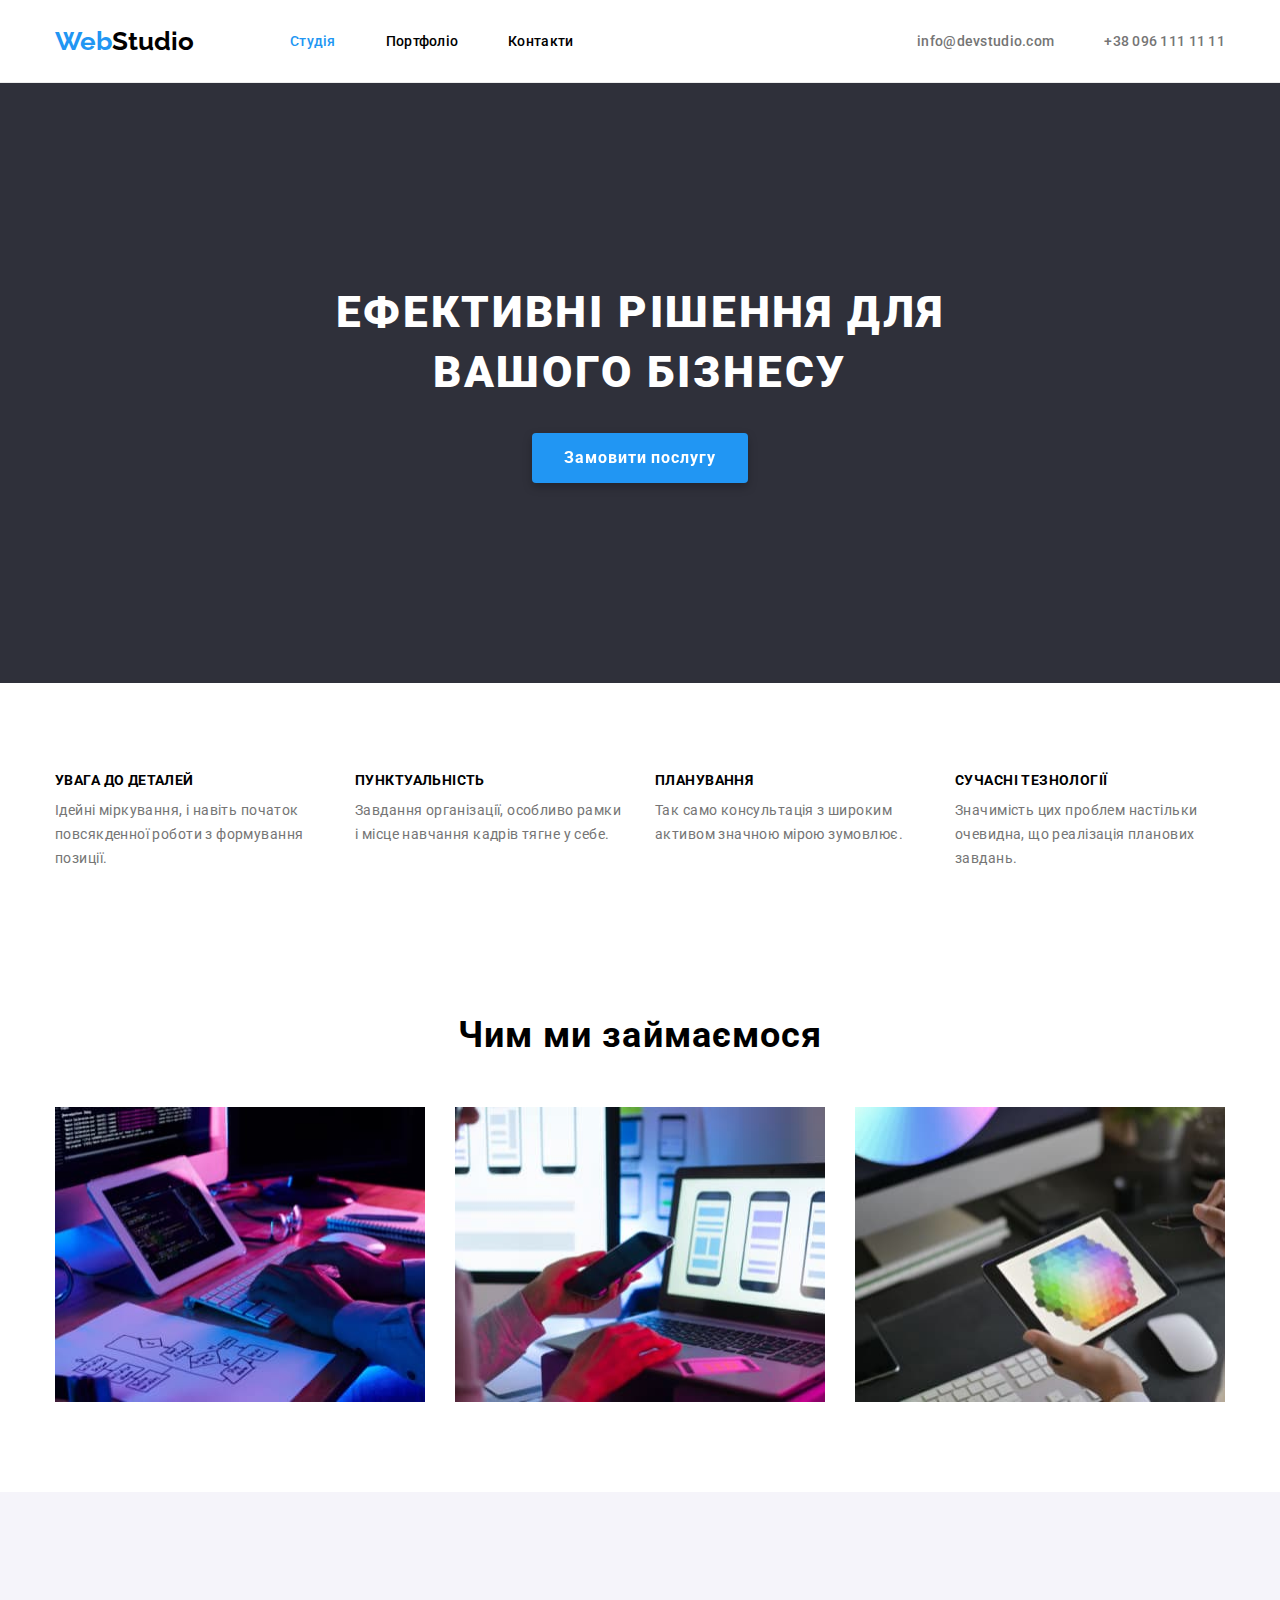
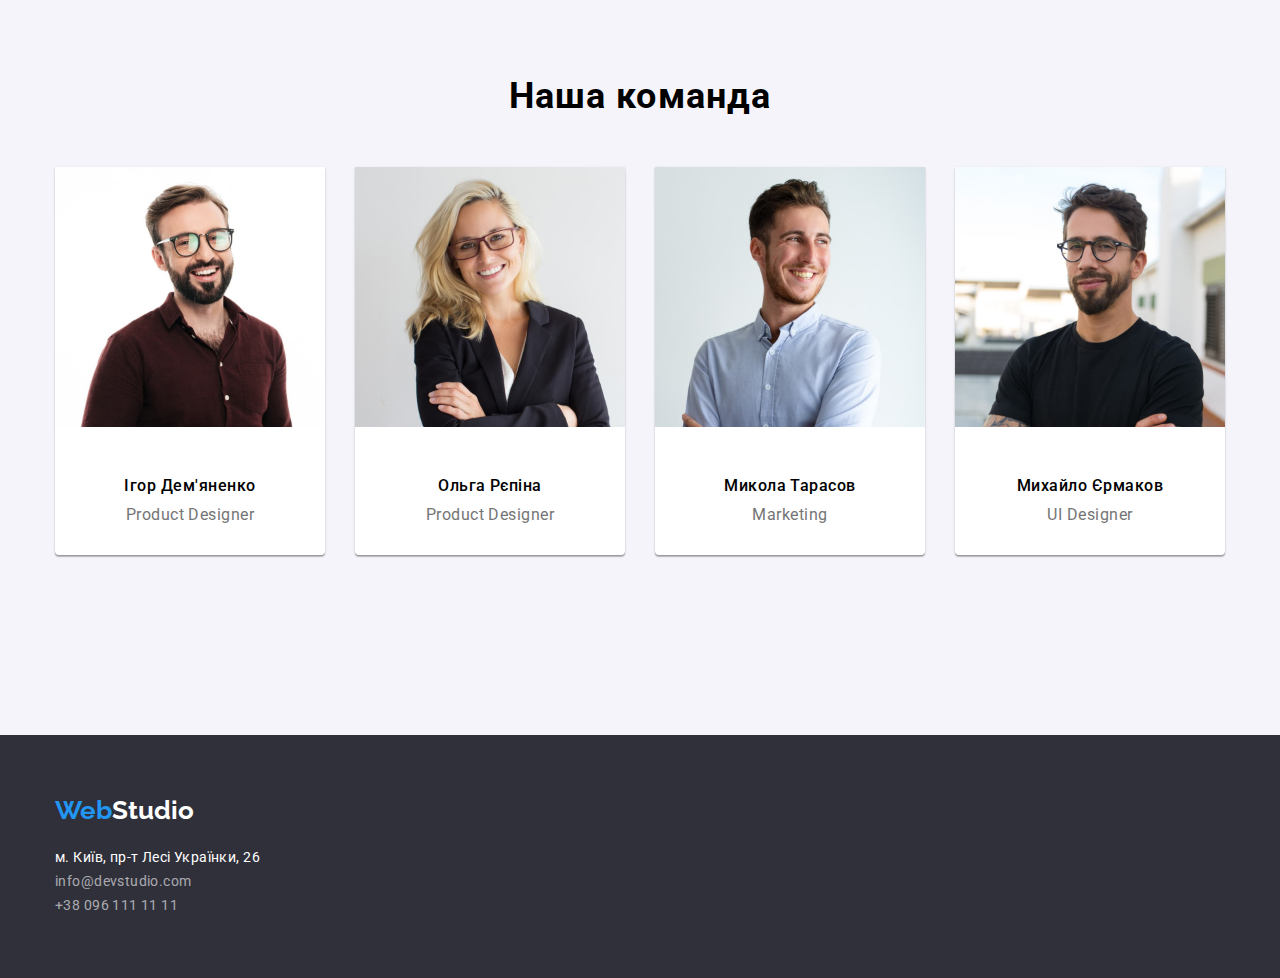
<file: index.html>
<!DOCTYPE html>
<html lang="uk">
  <head>
    <meta charset="UTF-8" />
    <meta http-equiv="X-UA-Compatible" content="IE=edge" />
    <meta name="viewport" content="width=device-width, initial-scale=1.0" />
    <title>WebStudio</title>
    <link rel="preconnect" href="https://fonts.googleapis.com" />
    <link rel="preconnect" href="https://fonts.gstatic.com" crossorigin />
    <link
      href="https://fonts.googleapis.com/css2?family=Raleway:wght@700&family=Roboto:wght@400;500;700;900&display=swap"
      rel="stylesheet"
    />
    <link
      rel="stylesheet"
      href="https://cdn.jsdelivr.net/npm/modern-normalize@1.1.0/modern-normalize.min.css"
    />
    <link rel="stylesheet" href="./css/style.css" />
  </head>
  <body class="body">
    <!-- ====================================== header ============================== -->
    <header class="header">
      <div class="container header-container">
        <nav class="page-nav">
          <a href="./index.html" class="logo" lang="en"
            ><span class="web">Web</span>Studio</a
          >
          <ul class="page-nav-list list">
            <li class="page-nav-item">
              <a href="./index.html" class="link studio-link">Студія</a>
            </li>
            <li class="page-nav-item">
              <a href="./portfolio.html" class="link">Портфоліо</a>
            </li>
            <li class="page-nav-item"><a href="#" class="link">Контакти</a></li>
          </ul>
        </nav>
        <a href="mailto:info@devstudio.com" class="contact-mail"
          >info@devstudio.com</a
        >
        <a href="tel:+380961111111" class="contact-tel">+38 096 111 11 11</a>
      </div>
    </header>
    <!-- ============= main ==============-->
    <main>
      <!--======================= hero =====================================-->
      <section class="hero">
        <div class="hero-container container">
          <h1 class="hero-title">ефективні рішення для вашого бізнесу</h1>
          <button type="button" class="hero-btn">Замовити послугу</button>
        </div>
      </section>
      <!-- ============================== features ================================-->
      <section class="features section">
        <div class="features-container container">
          <h2 class="visually-hidden">наші особлівості</h2>
          <ul class="features-list list">
            <li class="features-item">
              <h3 class="features-item-title">увага до деталей</h3>
              <p class="features-item-text">
                Ідейні міркування, і навіть початок повсякденної роботи з
                формування позиції.
              </p>
            </li>
            <li class="features-item">
              <h3 class="features-item-title">пунктуальність</h3>
              <p class="features-item-text">
                Завдання організації, особливо рамки і місце навчання кадрів
                тягне у себе.
              </p>
            </li>
            <li class="features-item">
              <h3 class="features-item-title">планування</h3>
              <p class="features-item-text">
                Так само консультація з широким активом значною мірою зумовлює.
              </p>
            </li>
            <li class="features-item">
              <h3 class="features-item-title">сучасні тезнології</h3>
              <p class="features-item-text">
                Значимість цих проблем настільки очевидна, що реалізація
                планових завдань.
              </p>
            </li>
          </ul>
        </div>
      </section>
      <!-- ======================================= what-we-do =================================-->
      <section class="what-we-do section">
        <div class="what-container container">
          <h2 class="what-title">Чим ми займаємося</h2>
          <ul class="what-list list">
            <li class="what-item">
              <img
                src="./images/box1.jpg"
                alt="type on keyboard"
                width="370"
                height="295"
              />
            </li>
            <li class="what-item">
              <img
                src="./images/img.jpg"
                alt="with phone"
                width="370"
                height="295"
              />
            </li>
            <li class="what-item">
              <img
                src="./images/img-2.jpg"
                alt="with tablet"
                width="370"
                height="295"
              />
            </li>
          </ul>
        </div>
      </section>
      <!-- ==================================== our team ====================================-->
      <section class="team section">
        <div class="team-container container">
          <h2 class="team-title">Наша команда</h2>
          <ul class="team-list">
            <li class="team-item">
              <div class="team-card">
                <img
                  src="./images/photo1.jpg"
                  alt="Igor"
                  width="270"
                  height="260"
                  class="team-photo"
                />
                <div class="team-text">
                  <h3 class="team-item-title">Ігор Дем'яненко</h3>
                  <p class="team-title-description" lang="en">
                    Product Designer
                  </p>
                </div>
              </div>
            </li>
            <li class="team-item">
              <div class="team-card">
                <img
                  src="./images/photo2.jpg"
                  alt="Igor"
                  width="270"
                  height="260"
                  class="team-photo"
                />
                <div class="team-text">
                  <h3 class="team-item-title">Ольга Рєпіна</h3>
                  <p class="team-title-description" lang="en">
                    Product Designer
                  </p>
                </div>
              </div>
            </li>
            <li class="team-item">
              <div class="team-card">
                <img
                  src="./images/photo3.jpg"
                  alt="Nicolai"
                  width="270"
                  height="260"
                  class="team-photo"
                />
                <div class="team-text">
                  <h3 class="team-item-title">Микола Тарасов</h3>
                  <p class="team-title-description" lang="en">Marketing</p>
                </div>
              </div>
            </li>
            <li class="team-item">
              <div class="team-card">
                <img
                  src="./images/photo4.jpg"
                  alt="Michail"
                  width="270"
                  height="260"
                  class="team-photo"
                />
                <div class="team-text">
                  <h3 class="team-item-title">Михайло Єрмаков</h3>
                  <p class="team-title-description" lang="en">UI Designer</p>
                </div>
              </div>
            </li>
          </ul>
        </div>
      </section>
    </main>
    <!--====================================== footer ==================================-->
    <footer class="footer">
      <div class="container footer-container">
        <a href="./index.html" class="footer-logo" lang="en"
          ><span class="web">Web</span>Studio</a
        >
        <address class="address">
          <ul class="footer-list list">
            <li>
              <a
                href="https://goo.gl/maps/6yi2aYbKxjKcqL4P9"
                target="_blank"
                rel="noopener noreferrer"
                class="footer-address"
              >
                м. Київ, пр-т Лесі Українки, 26</a
              >
            </li>
            <li>
              <a href="mailto:info@devstudio.com" class="footer-link"
                >info@devstudio.com</a
              >
            </li>
            <li>
              <a href="tel:+380961111111" class="footer-link"
                >+38 096 111 11 11</a
              >
            </li>
          </ul>
        </address>
      </div>
    </footer>
  </body>
</html>
</file>
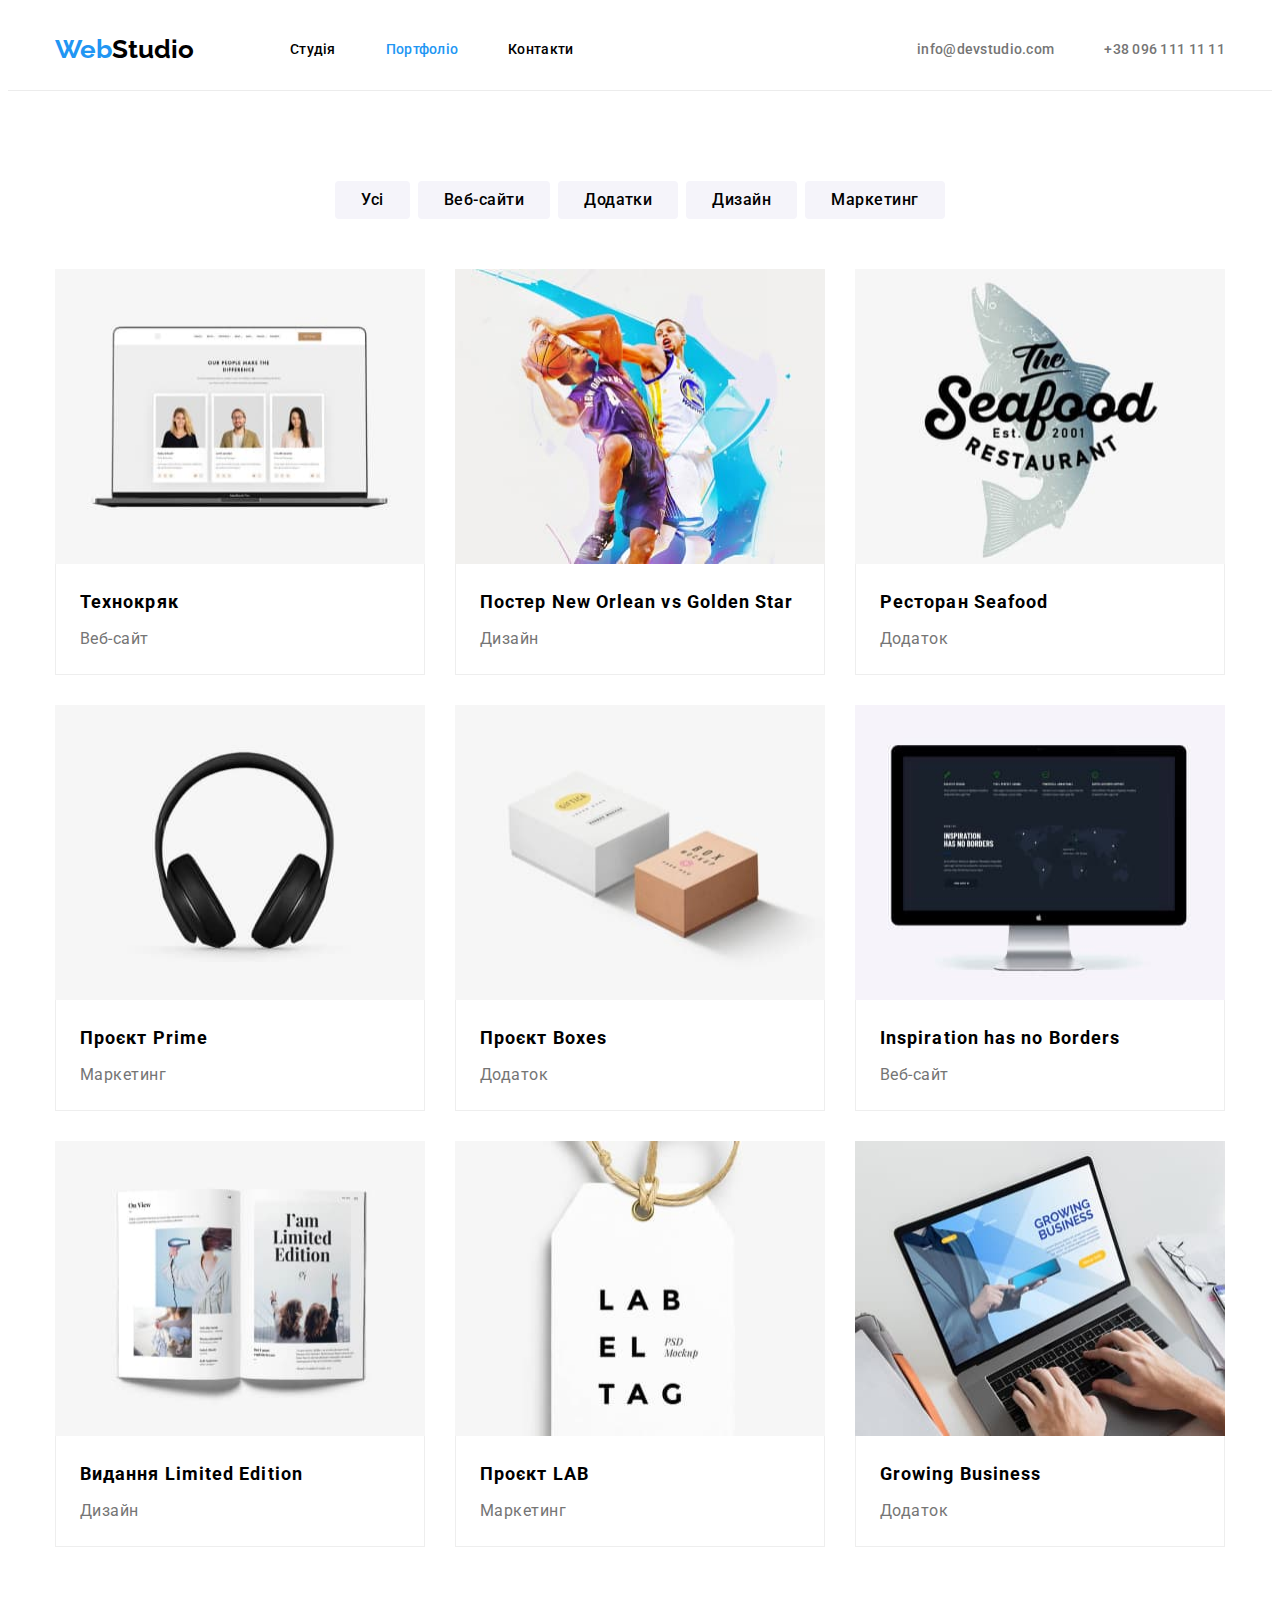
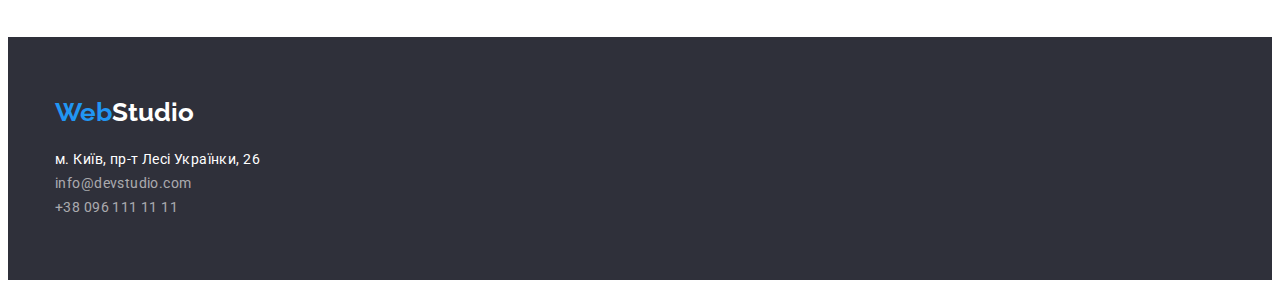
<file: portfolio.html>
<!DOCTYPE html>
<html lang="en">
  <head>
    <meta charset="UTF-8" />
    <meta http-equiv="X-UA-Compatible" content="IE=edge" />
    <meta name="viewport" content="width=device-width, initial-scale=1.0" />
    <title>Портфоліо</title>
    <link rel="preconnect" href="https://fonts.googleapis.com" />
    <link rel="preconnect" href="https://fonts.gstatic.com" crossorigin />
    <link
      href="https://fonts.googleapis.com/css2?family=Raleway:wght@700&family=Roboto:wght@400;500;700;900&display=swap"
      rel="stylesheet"
    />
    <link rel="stylesheet" href="./css/style.css" />
  </head>
  <body>
    <!-- ========== header ============ -->
    <header class="header">
      <div class="container header-container">
        <nav class="page-nav">
          <a href="./index.html" class="logo" lang="en"
            ><span class="web">Web</span>Studio</a
          >
          <ul class="page-nav-list list">
            <li class="page-nav-item">
              <a href="./index.html" class="link">Студія</a>
            </li>
            <li class="page-nav-item">
              <a href="./portfolio.html" class="link portfolio-link"
                >Портфоліо</a
              >
            </li>
            <li class="page-nav-item"><a href="#" class="link">Контакти</a></li>
          </ul>
        </nav>
        <a href="mailto:info@devstudio.com" class="contact-mail"
          >info@devstudio.com</a
        >
        <a href="tel:+380961111111" class="contact-tel">+38 096 111 11 11</a>
      </div>
    </header>
    <!-- main -->
    <main class="menu">
      <section class="section">
        <div class="manu-container container">
          <ul class="menu-list list">
            <li class="menu-item">
              <button type="button" class="menu-btn">Усі</button>
            </li>
            <li class="menu-item">
              <button type="button" class="menu-btn">Веб-сайти</button>
            </li>
            <li class="menu-item">
              <button type="button" class="menu-btn">Додатки</button>
            </li>
            <li class="menu-item">
              <button type="button" class="menu-btn">Дизайн</button>
            </li>
            <li class="menu-item">
              <button type="button" class="menu-btn">Маркетинг</button>
            </li>
          </ul>
          <div class="portfolio">
            <ul class="portfolio-list">
              <li class="portfolio-item">
                <img
                  src="./images/laptop.jpg"
                  alt="photo-on-laptop"
                  width="370"
                  height="295"
                />
                <div class="portfolio-text">
                  <h2 class="portfolio-item-title">Технокряк</h2>
                  <p class="portfolio-item-description">Веб-сайт</p>
                </div>
              </li>
              <li class="portfolio-item">
                <img
                  src="./images/basketball-poster.jpg"
                  alt="basketball-poster"
                  width="370"
                  height="295"
                />
                <div class="portfolio-text">
                  <h2 class="portfolio-item-title">
                    Постер New Orlean vs Golden Star
                  </h2>
                  <p class="portfolio-item-description">Дизайн</p>
                </div>
              </li>
              <li class="portfolio-item">
                <img
                  src="./images/seafood-rest.jpg"
                  alt="restaurant-logo"
                  width="370"
                  height="295"
                />
                <div class="portfolio-text">
                  <h2 class="portfolio-item-title">Ресторан Seafood</h2>
                  <p class="portfolio-item-description">Додаток</p>
                </div>
              </li>
              <li class="portfolio-item">
                <img
                  src="./images/headphones.jpg"
                  alt="headphones"
                  width="370"
                  height="295"
                />
                <div class="portfolio-text">
                  <h2 class="portfolio-item-title">Проєкт Prime</h2>
                  <p class="portfolio-item-description">Маркетинг</p>
                </div>
              </li>
              <li class="portfolio-item">
                <img
                  src="./images/boxes.jpg"
                  alt="boxes"
                  width="370"
                  height="295"
                />
                <div class="portfolio-text">
                  <h2 class="portfolio-item-title">Проєкт Boxes</h2>
                  <p class="portfolio-item-description">Додаток</p>
                </div>
              </li>
              <li class="portfolio-item">
                <img
                  src="./images/monitor.jpg"
                  alt="monitor"
                  width="370"
                  height="295"
                />
                <div class="portfolio-text">
                  <h2 class="portfolio-item-title">
                    Inspiration has no Borders
                  </h2>
                  <p class="portfolio-item-description">Веб-сайт</p>
                </div>
              </li>
              <li class="portfolio-item">
                <img
                  src="./images/magazine.jpg"
                  alt="magazine"
                  width="370"
                  height="295"
                />
                <div class="portfolio-text">
                  <h2 class="portfolio-item-title">Видання Limited Edition</h2>
                  <p class="portfolio-item-description">Дизайн</p>
                </div>
              </li>
              <li class="portfolio-item">
                <img
                  src="./images/tag.jpg"
                  alt="tag"
                  width="370"
                  height="295"
                />
                <div class="portfolio-text">
                  <h2 class="portfolio-item-title">Проєкт LAB</h2>
                  <p class="portfolio-item-description">Маркетинг</p>
                </div>
              </li>
              <li class="portfolio-item">
                <img
                  src="./images/typing.jpg"
                  alt="typing"
                  width="370"
                  height="295"
                />
                <div class="portfolio-text">
                  <h2 class="portfolio-item-title">Growing Business</h2>
                  <p class="portfolio-item-description">Додаток</p>
                </div>
              </li>
            </ul>
          </div>
        </div>
      </section>
    </main>
    <!--================footer======================-->
    <footer class="footer">
      <div class="container footer-container">
        <a href="./index.html" class="footer-logo" lang="en"
          ><span class="web">Web</span>Studio</a
        >
        <address class="address">
          <ul class="footer-list list">
            <li>
              <a
                href="https://goo.gl/maps/6yi2aYbKxjKcqL4P9"
                target="_blank"
                rel="noopener noreferrer"
                class="footer-address"
              >
                м. Київ, пр-т Лесі Українки, 26</a
              >
            </li>
            <li>
              <a href="mailto:info@devstudio.com" class="footer-link"
                >info@devstudio.com</a
              >
            </li>
            <li>
              <a href="tel:+380961111111" class="footer-link"
                >+38 096 111 11 11</a
              >
            </li>
          </ul>
        </address>
      </div>
    </footer>
  </body>
</html>
</file>
<file: css/style.css>
*,
*::before,
*::after {
  box-sizing: border-box;
}

:root {
  --primary-text-color: #212121;
  --logo-color: #000000;
  --accent-color: #2196f3;
  --additional-text-color: #757575;
  --address-text-color: rgba(255, 255, 255, 0.6);
  --accent-text-color: #ffffff;
  --background-btn-color: #f5f4fa;
  --primary-font: "Roboto", sans-serif;
  --secondary-font: "Raleway", sans-serif;
  --extra-border-color: #ececec;
  --main-background-color: #2f303a;
  --btn-bg-color: #188ce8;
}

.visually-hidden {
  position: absolute;
  width: 1px;
  height: 1px;
  margin: -1px;
  border: 0;
  padding: 0;
  white-space: nowrap;
  clip-path: inset(100%);
  clip: rect(0 0 0 0);
  overflow: hidden;
}

h1,
h2,
h3,
h4,
h5,
h6,
p {
  margin-top: 0;
  margin-bottom: 0;
}

ul,
ol {
  margin-top: 0;
  margin-bottom: 0;
  padding-left: 0;
}

img {
  display: block;
}

button {
  border: 0;
  cursor: pointer;
  border-radius: 4px;
}

.body {
  box-sizing: border-box;
  font-family: var(--primary-font);
  color: var(--primaru-text-color);
  text-decoration: none;
}

.container {
  width: 1200px;
  margin-left: auto;
  margin-right: auto;
  padding-left: 15px;
  padding-right: 15px;
}

.section {
  padding-top: 90px;
  padding-bottom: 90px;
}

/* =========================== HEADER ========================== */

.header {
  border-bottom: 1px solid var(--extra-border-color);
}
.header-container {
  display: flex;
  align-items: center;
}
.page-nav {
  display: flex;
  align-items: center;
  column-gap: 90px;
}
.page-nav-list {
  display: flex;
  column-gap: 50px;
  padding-top: 32px;
  padding-bottom: 32px;
}
.contact-list {
  display: flex;
}
.contact-mail {
  margin-left: auto;
  margin-right: 50px;
}
.logo {
  width: 145px;
  height: 31px;
  left: 215px;
  top: 24px;
  padding-bottom: 25px;

  font-family: var(--secondary-font);
  font-style: normal;
  font-weight: 700;
  font-size: 26px;
  line-height: 31px;
  color: var(--logo-color);
  text-decoration: none;
}
.web {
  color: var(--accent-color);
  width: 145px;
  height: 31px;
  left: 215px;
  top: 24px;

  font-family: var(--secondary-font);
  font-style: normal;
  font-weight: 700;
  font-size: 26px;
  line-height: 31px;
}

.list {
  list-style: none;
}

.link {
  text-decoration: none;
  font-family: var(--primary-font);
  font-style: normal;
  font-weight: 500;
  font-size: 14px;
  line-height: 1.15;
  letter-spacing: 0.02em;
  color: var(--primaru-text-color);
}
.link:hover,
.link:focus {
  font-family: var(--primary-font);
  font-style: normal;
  font-weight: 500;
  font-size: 14px;
  line-height: 1.15;
  letter-spacing: 0.02em;
  color: var(--accent-color);
}

.portfolio-link,
.studio-link {
  color: var(--accent-color);
}

.contact-mail {
  font-family: var(--primary-font);
  font-style: normal;
  font-weight: 500;
  font-size: 14px;
  line-height: 1.15;
  letter-spacing: 0.02em;
  color: var(--additional-text-color);
  text-decoration: none;
}
.contact-tel {
  font-family: var(--primary-font);
  font-style: normal;
  font-weight: 500;
  font-size: 14px;
  line-height: 1.15;
  letter-spacing: 0.02em;
  color: var(--additional-text-color);
  text-decoration: none;
}

.contact-mail:hover,
.contact-mail:focus {
  color: var(--accent-color);
}
.contact-tel:hover,
.contact-tel:focus {
  color: var(--accent-color);
}
/* ===============/ HEADER /==================== */
/* =========================== HERO ======================= */
.hero-container {
  display: block;
  align-items: center;
  padding-bottom: 200px;
}

.hero {
  background-color: var(--main-background-color);
}

.hero-title {
  font-family: var(--primary-font);
  font-style: normal;
  font-weight: 900;
  font-size: 44px;
  line-height: 1.36;
  letter-spacing: 0.06em;
  text-transform: uppercase;
  color: var(--accent-text-color);

  display: flex;
  text-align: center;
  padding-top: 200px;
  margin-bottom: 30px;
  width: 696px;
  margin-left: auto;
  margin-right: auto;
}
.hero-btn {
  font-family: var(--primary-font);
  font-weight: 700;
  font-style: normal;
  font-size: 16px;
  line-height: 1.88;
  letter-spacing: 0.06em;

  color: var(--accent-text-color);
  background-color: var(--accent-color);
  filter: drop-shadow(0px 4px 4px rgba(0, 0, 0, 0.25));

  align-items: center;
  text-align: center;
  display: block;
  margin: 0 auto;
  padding: 10px 32px;
}

.hero-btn:hover,
.hero-btn:focus {
  color: var(--accent-text-color);
  background-color: var(--btn-bg-color);
}

/* ================================ features ========================= */
.features {
  margin-bottom: 0;
  padding-bottom: 47px;
}
.features-container {
  display: block;
}

.features-title {
  margin: 0 auto;
  margin-bottom: 30px;
  font-family: var(--primary-font);
  font-style: normal;
  font-weight: 900;
  font-size: 44px;
  line-height: 1.36;
  text-align: center;
  letter-spacing: 0.06em;
  text-transform: uppercase;
  color: var(--accent-text-color);
}

.features-list {
  display: flex;
  flex-wrap: wrap;
  column-gap: 30px;
  margin-bottom: 50px;
}

.features-item {
  flex-basis: calc((100% - 3 * 30px) / 4);
}
.features-item-title {
  font-family: var(--primary-font);
  font-style: normal;
  font-weight: 700;
  font-size: 14px;
  line-height: 1.14;
  letter-spacing: 0.03em;
  text-transform: uppercase;
  color: var(--primaru-text-color);
  padding-bottom: 10px;
}
.features-item-text {
  font-family: var(--primary-font);
  font-style: normal;
  font-weight: 400;
  font-size: 14px;
  line-height: 1.71;
  letter-spacing: 0.03em;
  color: var(--additional-text-color);
}
/* ======================================= what-we-do ================================ */
.what-we-do {
  margin-top: 0;
  padding-top: 47px;
}

.what-container {
  display: block;
}

.what-title {
  font-family: var(--primary-font);
  font-style: normal;
  font-weight: 700;
  font-size: 36px;
  line-height: 1.16;
  text-align: center;
  letter-spacing: 0.03em;
  color: var(--primaru-text-color);
  margin-bottom: 50px;
}

.what-list {
  display: flex;
  flex-wrap: wrap;
  column-gap: 30px;
}
/* =========================== OUR TEAM ====================== */

.team {
  margin-bottom: 0;
  background-color: var(--background-btn-color);
}

.team-title {
  font-family: var(--primary-font);
  font-style: normal;
  font-weight: 700;
  font-size: 36px;
  line-height: 1.16;
  text-align: center;
  letter-spacing: 0.03em;
  color: var(--primaru-text-color);
  margin-bottom: 50px;
  padding-top: 94px;
}

.team-list {
  display: flex;
  flex-wrap: wrap;
  column-gap: 30px;
  list-style: none;
  padding-bottom: 90px;
}
.team-card {
  padding-bottom: 30px;
  background-color: var(--accent-text-color);
  box-shadow: 0px 1px 3px rgba(0, 0, 0, 0.12), 0px 1px 1px rgba(0, 0, 0, 0.14),
    0px 2px 1px rgba(0, 0, 0, 0.2);
  border-radius: 0px 0px 4px 4px;
}
/* .team-photo {
  margin-bottom: 50px; */
.team-text {
  padding-top: 50px;
}

.team-item-title {
  font-family: var(--primary-font);
  font-style: normal;
  font-weight: 500;
  font-size: 16px;
  line-height: 1.18;
  text-align: center;
  letter-spacing: 0.03em;
  color: var(--primaru-text-color);
  margin-bottom: 10px;
}
.team-title-description {
  font-family: var(--primary-font);
  font-style: normal;
  font-weight: 400;
  font-size: 16px;
  line-height: 1.18;
  text-align: center;
  letter-spacing: 0.03em;
  color: var(--additional-text-color);
}
/* ================  PORTFOLIO MAIN ====================== */
.menu-list {
  display: flex;
  list-style: none;
  column-gap: 8px;
  justify-content: center;
  margin-bottom: 50px;
}
.menu-btn {
  font-family: var(--primary-font);
  font-style: normal;
  font-weight: 500;
  font-size: 16px;
  line-height: 1.62;
  text-align: center;
  letter-spacing: 0.03em;
  padding: 6px 26px;

  color: var(--primaru-text-color);
  background-color: var(--background-btn-color);
}
.menu-btn:hover,
.menu-btn:focus {
  color: var(--accent-text-color);
  background-color: var(--accent-color);
}
.portfolio-text {
  border: #eeeeee 1px solid;
  border-top: none;
}

.portfolio-list {
  display: flex;
  flex-wrap: wrap;
  list-style: none;
  column-gap: 30px;
  row-gap: 30px;
}

.portfolio-item-title {
  font-family: var(--primary-font);
  font-style: normal;
  font-weight: 700;
  font-size: 18px;
  line-height: 2;
  letter-spacing: 0.06em;
  color: var(--primaru-text-color);
  padding-top: 20px;
  padding-bottom: 4px;
  padding-left: 24px;
}

.portfolio-item-description {
  font-family: var(--primary-font);
  font-style: normal;
  font-weight: 400;
  font-size: 16px;
  line-height: 1.88;
  letter-spacing: 0.03em;
  color: var(--additional-text-color);
  padding-bottom: 20px;
  padding-left: 24px;
}
/* ============ FOOTER ================= */
.footer {
  background-color: var(--main-background-color);
}
.footer-container {
  padding-top: 60px;
  padding-bottom: 60px;
}
.footer-logo {
  width: 145px;
  height: 31px;
  left: 215px;
  margin-top: 60px;
  font-family: var(--secondary-font);
  font-style: normal;
  font-weight: 700;
  font-size: 26px;
  line-height: 31px;
  color: var(--accent-text-color);
  text-decoration: none;
}

.footer-link,
.footer-address {
  font-family: var(--primary-font);
  font-style: normal;
  font-weight: 400;
  font-size: 14px;
  line-height: 1.71;
  letter-spacing: 0.03em;
  text-decoration: none;
}
.address {
  padding-top: 20px;
}
.footer-link {
  color: var(--address-text-color);
}
.footer-address {
  color: var(--accent-text-color);
}
</file>
